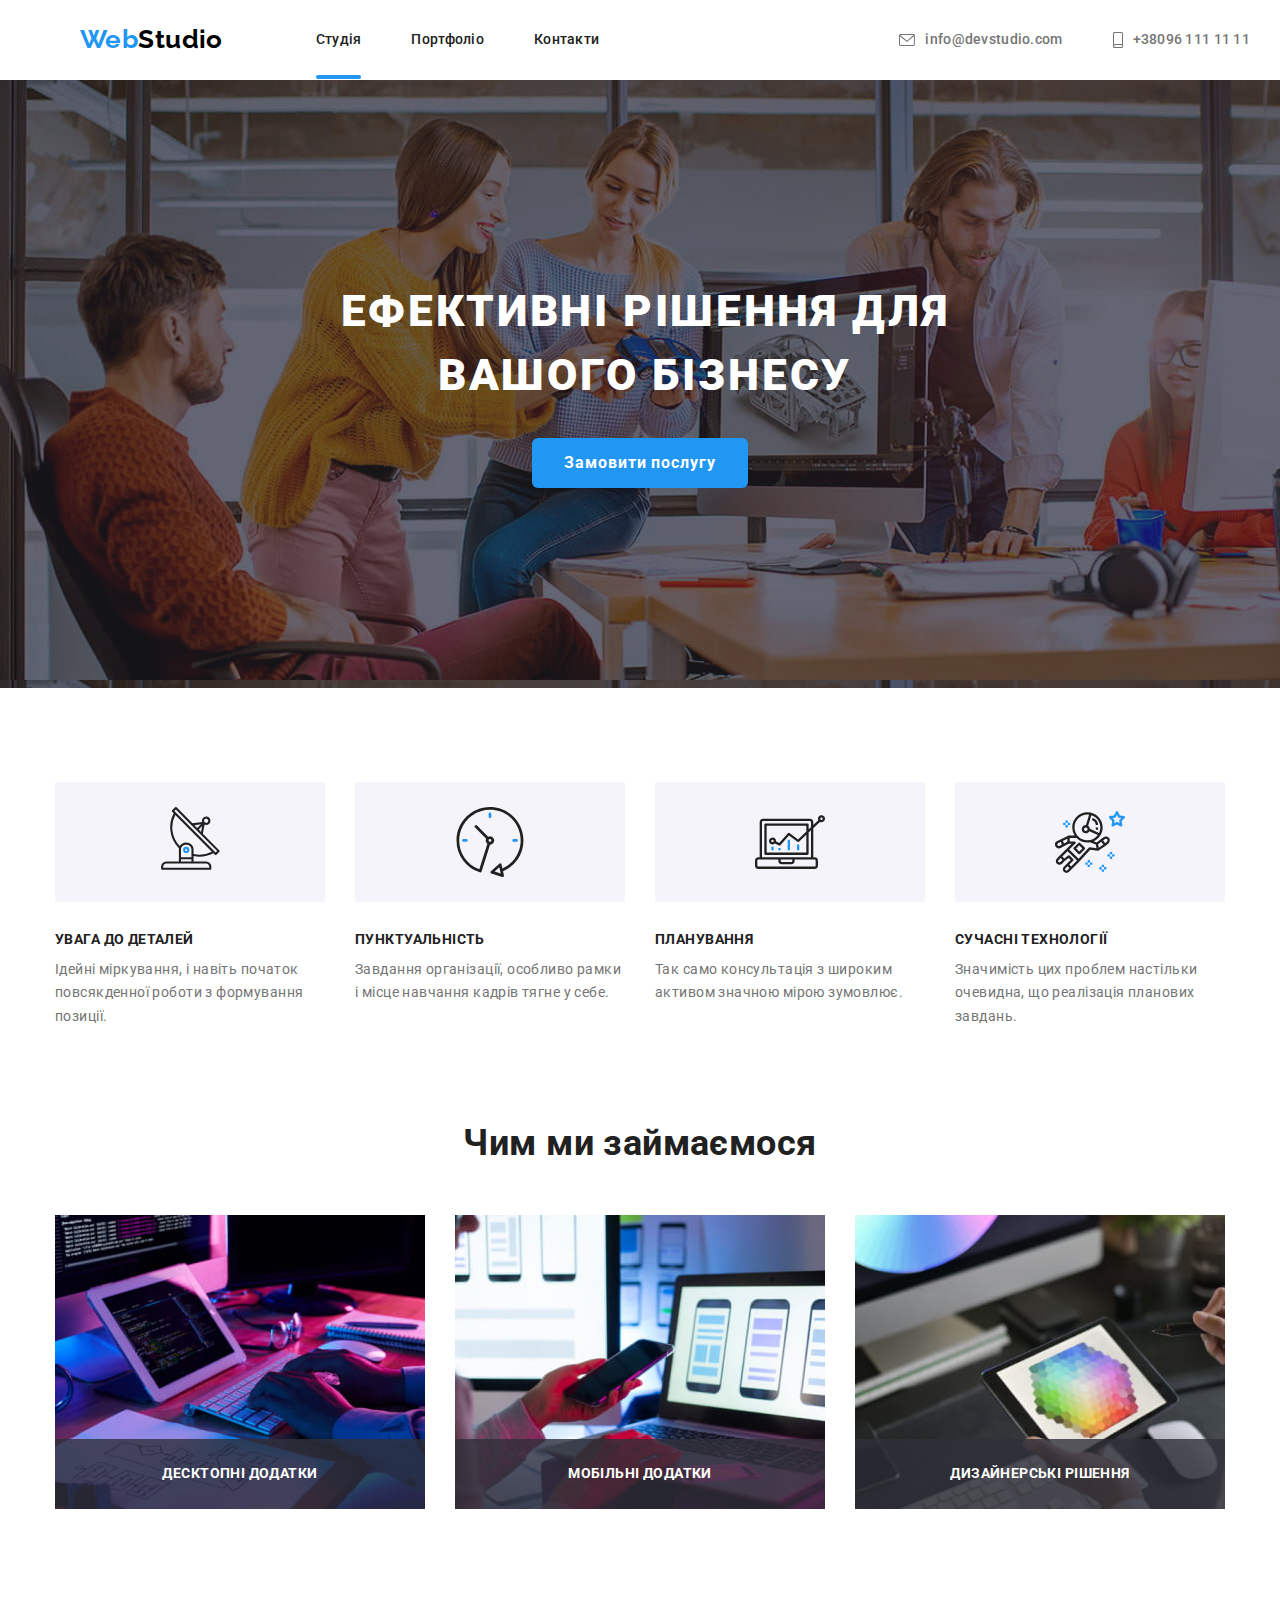
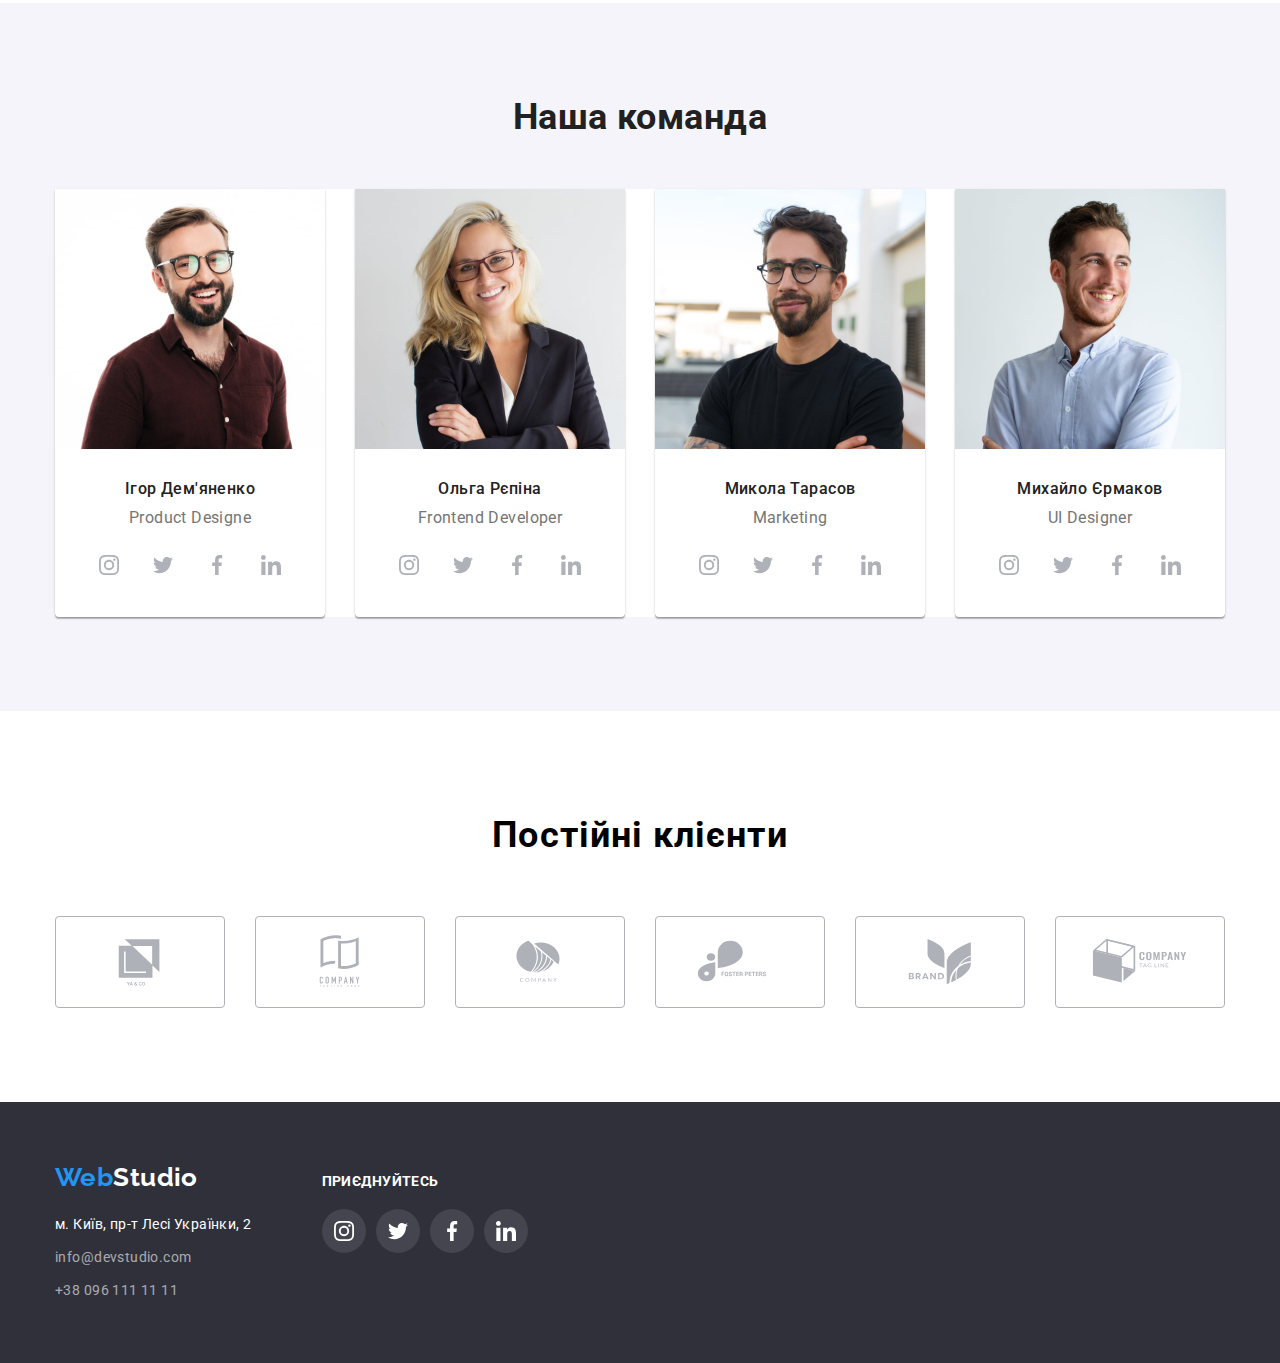
<file: index.html>
<!DOCTYPE html>
<html lang="uk">

<head>
    <meta charset="UTF-8">
    <meta http-equiv="X-UA-Compatible" content="IE=edge">
    <meta name="viewport" content="width=device-width, initial-scale=1.0">
    <title>Web-Studio</title>
    <link rel="preconnect" href="https://fonts.googleapis.com">
    <link rel="preconnect" href="https://fonts.gstatic.com" crossorigin>
    <link
        href="https://fonts.googleapis.com/css2?family=Raleway:wght@700&family=Roboto:wght@400;500;700;900&display=swap"
        rel="stylesheet">
    <!-- modern-normalize -->
    <link rel="stylesheet"
        href="https://cdnjs.cloudflare.com/ajax/libs/modern-normalize/1.1.0/modern-normalize.min.css">
    <link rel="stylesheet" href="./css/styles.css">
</head>

<body class="page">
    <!-- header -->
    <header class="page-header">
        <div class="container header-container">
            <nav class="navigation">
                <a class="logo" href=""><span class="web-color">Web</span><span class="studio-color">Studio</span></a>
                <ul class="link-list-borow">
                    <li class="item"><a class="link-list-item .border-link active item-border" href="index.html">Студія </a></li>
                    <li class="item"><a class="link-list-item .border-item-portfolio " href="portfolio.html">Портфоліо</a></li>
                    <li class="item"><a class="link-list-item .  " href="">Контакти</a></li>
                </ul>
            </nav>
            <ul class="contact-list">
                <li class="item"><a class="contact-list-item active" href="mailto:info@devstudio.com">
                        <svg class="contact-icon" width="16" height="12">
                            <use href="./images/icon.svg/contact-icon.svg#envelope"></use>
                        </svg>
                        info@devstudio.com
                    </a></li>
                <li class="item"><a class="contact-list-item" href="tel:+380961111111">
                        <svg class="contact-icon" width="10" height="16">
                            <use href="./images/icon.svg/contact-icon.svg#smartphone"></use>
                        </svg>
                        +38096 111 11 11</a></li>
            </ul>
        </div>
    </header>
    <!-- main -->
    <main>
        <section class="section-text">
            <div class="container text-container">
                <h1 class="text-main">Ефективні рішення для вашого бізнесу</h1>
                <button type="button" class="button-type-index" data-modal-open>Замовити послугу</button>
            </div>
        </section>
        <section class="section-office">
            <div class="container feature-container">
                <h2 hidden>Особливості</h2>
                <div class="feature-list">
                    <div class="feature-list__item">
                        <div class="icon-block">
                            <svg class="feature-icon" width="70" height="70">
                                <use href="./images/icon.svg/icon-feature.svg#antenna"></use>
                            </svg>
                        </div>
                        <h3 class="feature-title">УВАГА ДО ДЕТАЛЕЙ</h3>
                        <p class="feature-text">Ідейні міркування, і навіть початок повсякденної роботи з формування
                            позиції.</p>
                    </div>
                    <div class="feature-list__item">
                        <div class="icon-block">
                            <svg class="feature-icon" width="70" height="70">
                                <use href="./images/icon.svg/icon-feature.svg#clock"></use>
                            </svg>
                        </div>
                        <h3 class="feature-title">ПУНКТУАЛЬНІСТЬ</h3>
                        <p class="feature-text">Завдання організації, особливо рамки і місце навчання кадрів тягне у
                            себе.
                        </p>
                    </div>
                    <div class="feature-list__item">
                        <div class="icon-block">
                            <svg class="feature-icon" width="70" height="70">
                                <use href="./images/icon.svg/icon-feature.svg#diagram"></use>
                            </svg>
                        </div>
                        <h3 class="feature-title">ПЛАНУВАННЯ</h3>
                        <p class="feature-text">Так само консультація з широким активом значною мірою зумовлює.</p>
                    </div>
                    <div class="feature-list__item">
                        <div class="icon-block">
                            <svg class="feature-icon" width="70" height="70">
                                <use href="./images/icon.svg/icon-feature.svg#astronaut"></use>
                            </svg>
                        </div>
                        <h3 class="feature-title">СУЧАСНІ ТЕХНОЛОГІЇ</h3>
                        <p class="feature-text">Значимість цих проблем настільки очевидна, що реалізація планових
                            завдань.
                        </p>
                    </div>
                </div>
            </div>
        </section>
        <section class="section-office section-how-we-work">
            <div class="container work-container">
                <h2 class="section-title">Чим ми займаємося</h2>
                <!-- <div class="how-we-work-list">
                    <div class="how-we-work-list__item">
                        <img class="img-how-we-work" src="./images/box1.jpg" alt="howwework" width="370" height="300">
                        <div class="maks"><p class="grisak">sdfdsf</p></div>
                        
                    </div>
                    <div class="how-we-work-list__item">
                        <img class="img-how-we-work" src="./images/box2.jpg" alt="how-we-work" width="370" height="300">
                    </div>
                    <div class="how-we-work-list__item">
                        <img class="img-how-we-work" src="./images/box3.jpg" alt="how-we-work" width="370" height="300">
                    </div>
                </div> -->
                <ul class="how-we-work-list">
                    <div class="work-box">
                    <li class="how-we-work-list__item"><img class="img-how-we-work" src="./images/box1.jpg" alt="howwework" width="370" height="300"></li>
                    <div class="box-paragraph-work">
                        <p class="work-paragraph">
                            Десктопні додатки
                        </p>
                    </div>
                    </div>
                    <div class="work-box">
                    <li class="how-we-work-list__item"><img class="img-how-we-work" src="./images/box2.jpg" alt="how-we-work" width="370" height="300"></li>
                    <div class="box-paragraph-work">
                        <p class="work-paragraph">
                            Мобільні додатки
                        </p>
                    </div>
                    </div>
                    <div class="work-box">
                    <li class="how-we-work-list__item"><img class="img-how-we-work" src="./images/box3.jpg" alt="how-we-work" width="370" height="300"></li>
                    <div class="box-paragraph-work">
                        <p class="work-paragraph">
                            Дизайнерські рішення
                        </p>
                    </div>
                    </div>
                </ul>
            </div>
        </section>
        <section class="section-office section-personal">
            <div class="container personal-container">
                <h2 class="section-title">Наша команда</h2>
                <ul class="personal-name">
                    <li class="list-persolnal">
                        <div class="div-personal">
                            <img class="img-personal" src="./images/img-personal-1.jpg" alt="personal" width="270"
                                height="260">
                            <h3 class="personal-item">Ігор Дем'яненко</h3>
                            <p class="personal-work">Product Designe</p>
                            <ul class="social-list">
                                <li class="socials-item">
                                    <a class="socials-link" href="https://www.instagram.com/" aria-label="Instagram"
                                        target="_blank" rel="noopener nereferrer">
                                        <svg class="socials-icon" width="20" height="20">
                                            <use href="./images/icon.svg/contact-icon.svg#instagram"></use>
                                        </svg>
                                    </a>
                                </li>
                                <li class="socials-item">
                                    <a class="socials-link" href="https://twitter.com/?lang=uk" aria-label="Instagram"
                                        target="_blank" rel="noopener nereferrer">
                                        <svg class="socials-icon" width="20" height="20">
                                            <use href="./images/icon.svg/contact-icon.svg#twitter"></use>
                                        </svg>
                                    </a>
                                </li>
                                <li class="socials-item">
                                    <a class="socials-link" href="https://uk-ua.facebook.com/" aria-label="Instagram"
                                        target="_blank" rel="noopener nereferrer">
                                        <svg class="socials-icon" width="20" height="20">
                                            <use href="./images/icon.svg/contact-icon.svg#facebook"></use>
                                        </svg>
                                    </a>
                                </li>
                                <li class="socials-item">
                                    <a class="socials-link" href="https://www.linkedin.com/" aria-label="Instagram"
                                        target="_blank" rel="noopener nereferrer">
                                        <svg class="socials-icon" width="20" height="20">
                                            <use href="./images/icon.svg/contact-icon.svg#linkedin"></use>
                                        </svg>
                                    </a>
                                </li>
                            </ul>
                        </div>
                    </li>
                    <li class="list-persolnal">
                        <div class="div-personal">
                            <img class="img-personal" src="./images/img-personal-2.jpg" alt="personal" width="270"
                                height="260">
                            <h3 class="personal-item">Ольга Рєпіна</h3>
                            <p class="personal-work">Frontend Developer</p>
                            <ul class="social-list">
                                <li class="socials-item">
                                    <a class="socials-link" href="https://www.instagram.com/" aria-label="Instagram"
                                        target="_blank" rel="noopener nereferrer">
                                        <svg class="socials-icon" width="20" height="20">
                                            <use href="./images/icon.svg/contact-icon.svg#instagram"></use>
                                        </svg>
                                    </a>
                                </li>
                                <li class="socials-item">
                                    <a class="socials-link" href="https://twitter.com/?lang=uk" aria-label="Instagram"
                                        target="_blank" rel="noopener nereferrer">
                                        <svg class="socials-icon" width="20" height="20">
                                            <use href="./images/icon.svg/contact-icon.svg#twitter"></use>
                                        </svg>
                                    </a>
                                </li>
                                <li class="socials-item">
                                    <a class="socials-link" href="https://uk-ua.facebook.com/" aria-label="Instagram"
                                        target="_blank" rel="noopener nereferrer">
                                        <svg class="socials-icon" width="20" height="20">
                                            <use href="./images/icon.svg/contact-icon.svg#facebook"></use>
                                        </svg>
                                    </a>
                                </li>
                                <li class="socials-item">
                                    <a class="socials-link" href="https://www.linkedin.com/" aria-label="Instagram"
                                        target="_blank" rel="noopener nereferrer">
                                        <svg class="socials-icon" width="20" height="20">
                                            <use href="./images/icon.svg/contact-icon.svg#linkedin"></use>
                                        </svg>
                                    </a>
                                </li>
                            </ul>
                        </div>
                    </li>
                    <li class="list-persolnal">
                        <div class="div-personal">
                            <img class="img-personal" src="./images/img-personal-3.jpg" alt="personal" width="270"
                                height="260">
                            <h3 class="personal-item">Микола Тарасов</h3>
                            <p class="personal-work">Marketing</p>
                            <ul class="social-list">
                                <li class="socials-item">
                                    <a class="socials-link" href="https://www.instagram.com/" aria-label="Instagram"
                                        target="_blank" rel="noopener nereferrer">
                                        <svg class="socials-icon" width="20" height="20">
                                            <use href="./images/icon.svg/contact-icon.svg#instagram"></use>
                                        </svg>
                                    </a>
                                </li>
                                <li class="socials-item">
                                    <a class="socials-link" href="https://twitter.com/?lang=uk" aria-label="Instagram"
                                        target="_blank" rel="noopener nereferrer">
                                        <svg class="socials-icon" width="20" height="20">
                                            <use href="./images/icon.svg/contact-icon.svg#twitter"></use>
                                        </svg>
                                    </a>
                                </li>
                                <li class="socials-item">
                                    <a class="socials-link" href="https://uk-ua.facebook.com/" aria-label="Instagram"
                                        target="_blank" rel="noopener nereferrer">
                                        <svg class="socials-icon" width="20" height="20">
                                            <use href="./images/icon.svg/contact-icon.svg#facebook"></use>
                                        </svg>
                                    </a>
                                </li>
                                <li class="socials-item">
                                    <a class="socials-link" href="https://www.linkedin.com/" aria-label="Instagram"
                                        target="_blank" rel="noopener nereferrer">
                                        <svg class="socials-icon" width="20" height="20">
                                            <use href="./images/icon.svg/contact-icon.svg#linkedin"></use>
                                        </svg>
                                    </a>
                                </li>
                            </ul>
                        </div>
                    </li>
                    <li class="list-persolnal">
                        <div class="div-personal">
                            <img class="img-personal" src="./images/img-personal-4.jpg" alt="personal" width="270"
                                height="260">
                            <h3 class="personal-item">Михайло Єрмаков</h3>
                            <p class="personal-work">UI Designer</p>
                            <ul class="social-list">
                                <li class="socials-item">
                                    <a class="socials-link" href="https://www.instagram.com/" 
                                        aria-label="Instagram"
                                        target="_blank" 
                                        rel="noopener nereferrer">
                                        <svg class="socials-icon" width="20" height="20">
                                            <use href="./images/icon.svg/contact-icon.svg#instagram"></use>
                                        </svg>
                                    </a>
                                </li>
                                <li class="socials-item">
                                    <a class="socials-link" href="https://twitter.com/?lang=uk" 
                                        aria-label="Instagram"
                                        target="_blank" 
                                        rel="noopener nereferrer">
                                        <svg class="socials-icon" width="20" height="20">
                                            <use href="./images/icon.svg/contact-icon.svg#twitter"></use>
                                        </svg>
                                    </a>
                                </li>
                                <li class="socials-item">
                                    <a class="socials-link" href="https://uk-ua.facebook.com/" 
                                        aria-label="Instagram"
                                        target="_blank" 
                                        rel="noopener nereferrer">
                                        <svg class="socials-icon" width="20" height="20">
                                            <use href="./images/icon.svg/contact-icon.svg#facebook"></use>
                                        </svg>
                                    </a>
                                </li>
                                <li class="socials-item">
                                    <a class="socials-link" href="https://www.linkedin.com/" 
                                        aria-label="Instagram"
                                        target="_blank" 
                                        rel="noopener nereferrer">
                                        <svg class="socials-icon" width="20" height="20">
                                            <use href="./images/icon.svg/contact-icon.svg#linkedin"></use>
                                        </svg>
                                    </a>
                                </li>
                            </ul>
                        </div>
                    </li>
                </ul>
            </div>
        </section>
        <section class="section-office section-client">
            <div class="container regular-customers">
                <h2 class="logo-client">Постійні клієнти</h2>
                <ul class="client-list">
                    <li class="client-link">
                        <a class="socials-client" href="" aria-label="Instagram" target="_blank"
                            rel="noopener nereferrer">
                            <svg class="socials-icon-client" width="106" height="60">
                                <use href="./images/icon.svg/icon.svg#icon-Logo1"></use>
                            </svg>
                        </a>
                    </li>
                    <li class="client-link">
                        <a class="socials-client" href="" aria-label="Instagram" target="_blank"
                            rel="noopener nereferrer">
                            <svg class="socials-icon-client" width="106" height="60">
                                <use href="./images/icon.svg/icon.svg#icon-Logo2"></use>
                            </svg>
                        </a>
                    </li>
                    <li class="client-link">
                        <a class="socials-client" href="" aria-label="Instagram" target="_blank"
                            rel="noopener nereferrer">
                            <svg class="socials-icon-client" width="106" height="60">
                                <use href="./images/icon.svg/icon.svg#icon-Logo3"></use>
                            </svg>
                        </a>
                    </li>
                    <li class="client-link">
                        <a class="socials-client" href="" aria-label="Instagram" target="_blank"
                            rel="noopener nereferrer">
                            <svg class="socials-icon-client" width="106" height="60">
                                <use href="./images/icon.svg/icon.svg#icon-Logo4"></use>
                            </svg>
                        </a>
                    </li>
                    <li class="client-link">
                        <a class="socials-client" href="" aria-label="Instagram" target="_blank"
                            rel="noopener nereferrer">
                            <svg class="socials-icon-client" width="106" height="60">
                                <use href="./images/icon.svg/icon.svg#icon-Logo5"></use>
                            </svg>
                        </a>
                    </li>
                    <li class="client-link">
                        <a class="socials-client" href="" aria-label="Instagram" target="_blank"
                            rel="noopener nereferrer">
                            <svg class="socials-icon-client" width="106" height="60">
                                <use href="./images/icon.svg/icon.svg#icon-Logo6"></use>
                            </svg>
                        </a>
                    </li>
                </ul>
            </div>
        </section>
    </main>
    <!-- footer -->
    <footer class="footer">
        <div class="container container-contact">
            <div>
                <a class="footer-logo" href=""><span>Web</span>Studio</a>
                <address class="address-contact">
                    <ul class="footer-contact-list">
                        <li class="addres-name"><a class="addres-name-item"
                                href="https://goo.gl/maps/uRLYPkfgHfXzPQah8">м.
                                Київ, пр-т Лесі Українки, 2</a></li>
                        <li class="item-contact"><a class="footer-contact-list-item"
                                href="mailto:info@devstudio.com">info@devstudio.com</a></li>
                        <li class="item-contact"><a class="footer-contact-list-item" href="tel:+380961111111">+38 096
                                111 11
                                11</a>
                        </li>
                    </ul>
                </address>
            </div>
            </address>
            <div class="container-contact footer-icon-box">
                <ul class="footer-all">
                    <p class="icon-text">ПРИЄДНУЙТЕСЬ</p>
                    <ul class="footer-icon-list">
                        <li class="footer-link">
                            <a class="footer-site" href="https://www.instagram.com/" aria-label="Instagram"
                                target="_blank" rel="noopener nereferrer">
                                <svg class="footer-icon" width="20" height="20">
                                    <use href="./images/icon.svg/contact-icon.svg#instagram"></use>
                                </svg>
                            </a>
                        </li>
                        <li class="footer-link">
                            <a class="footer-site" href="https://twitter.com/" aria-label="twitter"
                                target="_blank" rel="noopener nereferrer">
                                <svg class="footer-icon" width="20" height="20">
                                    <use href="./images/icon.svg/contact-icon.svg#twitter"></use>
                                </svg>
                            </a>
                        </li>
                        <li class="footer-link">
                            <a class="footer-site" href="https://www.facebook.com/" aria-label="facebook"
                                target="_blank" rel="noopener nereferrer">
                                <svg class="footer-icon" width="20" height="20">
                                    <use href="./images/icon.svg/contact-icon.svg#facebook"></use>
                                </svg>
                            </a>
                        </li>
                        <li class="footer-link">
                            <a class="footer-site" href="https://www.linkedin.com/" aria-label="linkedin"
                                target="_blank" rel="noopener nereferrer">
                                <svg class="footer-icon" width="20" height="20">
                                    <use href="./images/icon.svg/contact-icon.svg#linkedin"></use>
                                </svg>
                            </a>
                        </li>
                    </ul>
                </ul>
            </div>
        </div>


    </footer>
    <!-- js -->
    <div class="backdrop is-hidden" data-modal>
        <div class="modal">
            <button class="modal-btn" type="button" data-modal-close>
                <svg class="modal-close-btn" width="18" height="18">
                    <use href="./images/icon.svg/icon-cross.svg#cross"></use>
                </svg>
            </button>
        </div>
    </div>
    <script src="./js/modal.js"></script>
</body>
</html>
</file>
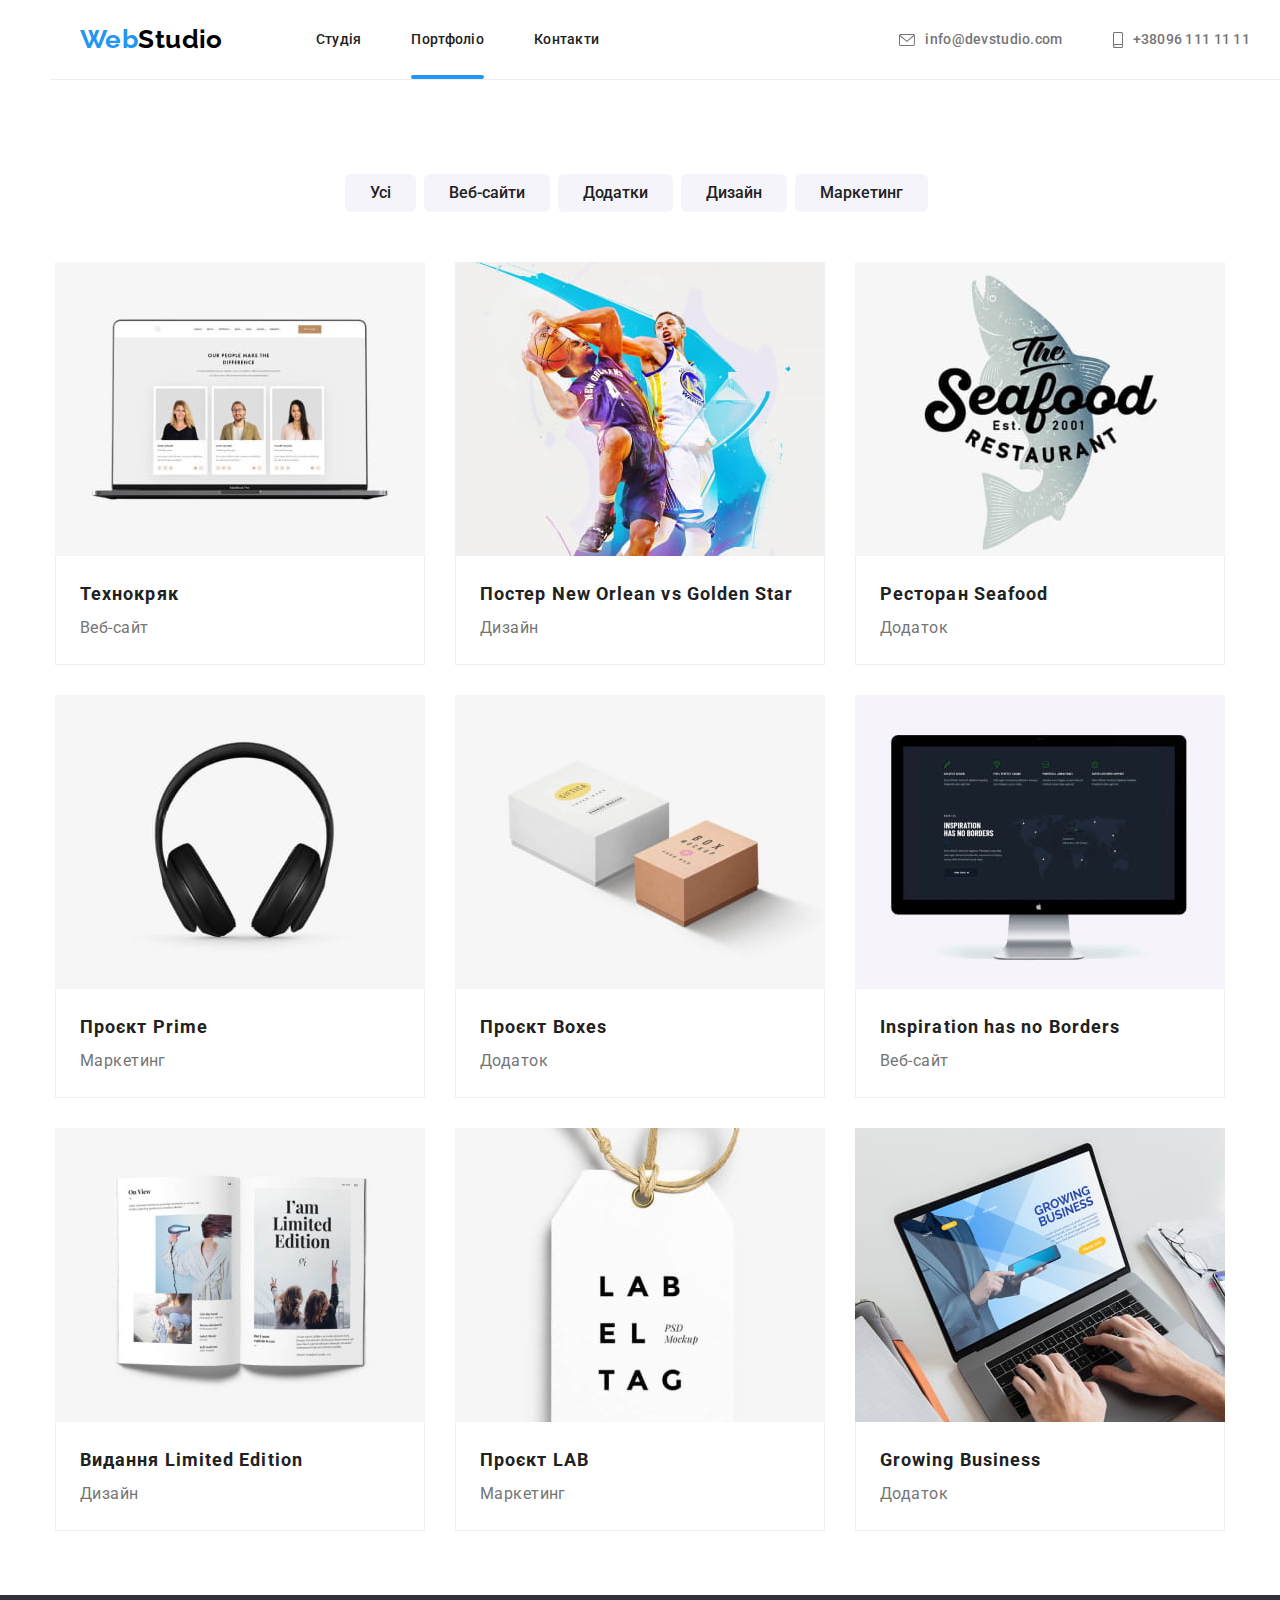
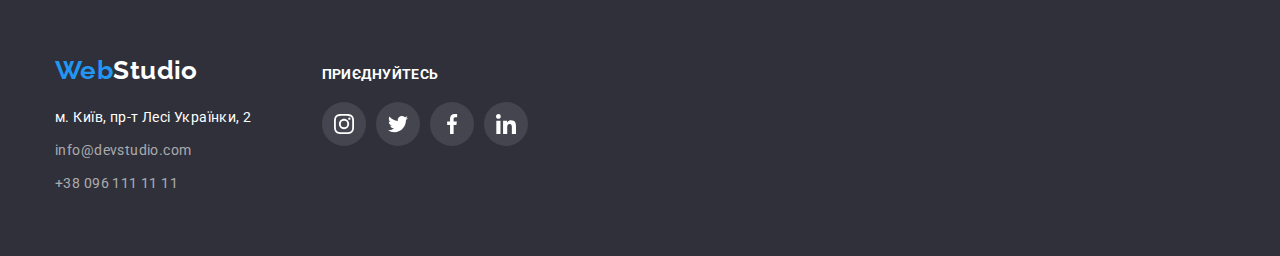
<file: portfolio.html>
<!DOCTYPE html>
<html lang="uk">

<head>
    <meta charset="UTF-8">
    <meta http-equiv="X-UA-Compatible" content="IE=edge">
    <meta name="viewport" content="width=device-width, initial-scale=1.0">
    <title>Portfolio</title>
    <link rel="preconnect" href="https://fonts.googleapis.com">
    <link rel="preconnect" href="https://fonts.gstatic.com" crossorigin>
    <link
        href="https://fonts.googleapis.com/css2?family=Raleway:wght@700&family=Roboto:wght@400;500;700;900&display=swap"
        rel="stylesheet">
    <!-- MODERN_NORMALIZE -->
    <link rel="stylesheet"
        href="https://cdnjs.cloudflare.com/ajax/libs/modern-normalize/1.1.0/modern-normalize.min.css">
    <link rel="stylesheet" href="./css/styles.css">
</head>

<body class="page">
    <!-- header -->
    <header class="page-header portfoli-header">
        <div class="container header-container">
            <nav class="navigation">
                <a class="logo" href=""><span class="web-color">Web</span><span class="studio-color">Studio</span> </a>
                <ul class="link-list-borow">
                    <li class="item"><a class="link-list-item" href="index.html">Студія</a></li>
                    <li class="item"><a class="link-list-item active item-border" href="portfolio.html">Портфоліо</a></li>
                    <li class="item"><a class="link-list-item" href="">Контакти</a></li>
                </ul>
            </nav>
            <ul class="contact-list">
                <li class="item"><a class="contact-list-item" href="mailto:info@devstudio.com">
                        <svg class="contact-icon" width="16" height="12">
                            <use href="./images/icon.svg/contact-icon.svg#envelope"></use>
                        </svg>
                        info@devstudio.com</a>
                </li>
                <li class="item"><a class="contact-list-item" href="tel:+380961111111">
                        <svg class="contact-icon" width="10" height="16">
                            <use href="./images/icon.svg/contact-icon.svg#smartphone"></use>
                        </svg>
                        +38096 111 11 11</a></li>
            </ul>
        </div>
    </header>
    <main>
        <section class="section-office">
            <div class="container container-portfolio">
                <h2 hidden>Фильтра</h2>
                <ul class="type-button-portfolio">
                    <li class="button-item-portfolio"><button type="button"
                            class="type-button-portfolio-item">Усі</button></li>
                    <li class="button-item-portfolio"><button type="button"
                            class="type-button-portfolio-item">Веб-сайти</button></li>
                    <li class="button-item-portfolio"><button type="button"
                            class="type-button-portfolio-item">Додатки</button></li>
                    <li class="button-item-portfolio"><button type="button"
                            class="type-button-portfolio-item">Дизайн</button></li>
                    <li class="button-item-portfolio"><button type="button"
                            class="type-button-portfolio-item">Маркетинг</button></li>
                </ul>
                <div>
                    <h1 hidden>Портфоліо</h1>
                    <ul class="portfolio-site">
                        <li class="link-list-portfolio">                                                         
                                <a class="link-work-item" href="">
                                <div class="card-overlay">
                                    <img class="img-portfolio"
                                        src="./images/images-portfolio/img1.jpg" alt="" width="370" height="294">
                                      <div class="overlay"><p  class="overlay-desc">Ресурс пропонує комплексні пропозиції з різним рівнем функціоналу та сервісів. 
                                        Все це дозволить відвідувачу отримати вичерпні відомості про компанію чи приватну особу.</p></div>
                                </div>
                                    <div class="portfolio-list-text">
                                        <h2 class="title-portfolio">Технокряк</h2>
                                        <p class="paragraph-portfolio">Веб-сайт</p>
                                    </div>
                                </a>
                            
                        </li>
                        <li class="link-list-portfolio">               
                                <a class="link-work-item" href="">
                                    <div class="card-overlay">
                                    <img class="img-portfolio"
                                        src="./images/images-portfolio/img2.jpg" alt="" width="370" height="294">
                                        <div class="overlay">
                                            <p class="overlay-desc">Ресурс пропонує комплексні пропозиції з різним рівнем функціоналу та сервісів.
                                            Все це дозволить відвідувачу отримати вичерпні відомості про компанію чи приватну особу.</p>
                                        </div>
                                    </div>
                                    <div class="portfolio-list-text">
                                        <h2 class="title-portfolio">Постер New Orlean vs Golden Star</h2>
                                        <p class="paragraph-portfolio">Дизайн</p>
                                    </div>
                                </a>                           
                        </li>
                        <li class="link-list-portfolio">
                            <a class="link-work-item" href="">
                                <div class="card-overlay">
                                <img class="img-portfolio"
                                    src="./images/images-portfolio/img3.jpg" alt="" width="370" height="294">
                                    <div class="overlay">
                                        <p class="overlay-desc">
                                            Ресурс пропонує комплексні пропозиції з різним рівнем функціоналу та сервісів.
                                            Все це дозволить відвідувачу отримати вичерпні відомості про компанію чи приватну особу.
                                        </p>
                                    </div>
                                </div>
                                <div class="portfolio-list-text">
                                    <h2 class="title-portfolio">Ресторан Seafood</h2>
                                    <p class="paragraph-portfolio">Додаток</p>
                                </div>
                            </a>
                        </li>
                        <li class="link-list-portfolio">
                                
                                <a class="link-work-item" href="">
                                    <div class="card-overlay">
                                    <img class="img-portfolio"
                                        src="./images/images-portfolio/img4.jpg" alt="" width="370" height="294">
                                        <div class="overlay">
                                            <p class="overlay-desc">
                                                Ресурс пропонує комплексні пропозиції з різним рівнем функціоналу та сервісів.
                                                Все це дозволить відвідувачу отримати вичерпні відомості про компанію чи приватну особу.
                                            </p>
                                        </div>
                                    </div>
                                    <div class="portfolio-list-text">
                                        <h2 class="title-portfolio">Проєкт Prime</h2>
                                        <p class="paragraph-portfolio">Маркетинг</p>
                                    </div>
                                </a>
                            
                        </li>
                        <li class="link-list-portfolio">
                            
                                <a class="link-work-item" href="">
                                    <div class="card-overlay">
                                    <img class="img-portfolio"
                                        src="./images/images-portfolio/img5.jpg" alt="" width="370" height="294">
                                        <div class="overlay">
                                            <p class="overlay-desc">
                                                Ресурс пропонує комплексні пропозиції з різним рівнем функціоналу та сервісів.
                                                Все це дозволить відвідувачу отримати вичерпні відомості про компанію чи приватну особу.
                                            </p>
                                        </div>
                                    </div>
                                    <div class="portfolio-list-text">
                                        <h2 class="title-portfolio">Проєкт Boxes</h2>
                                        <p class="paragraph-portfolio">Додаток</p>
                                    </div>
                                </a>
                        </li>
                        <li class="link-list-portfolio">
                            <a class="link-work-item" href="">
                                <div class="card-overlay">
                                <img class="img-portfolio"
                                    src="./images/images-portfolio/img6.jpg" alt="" width="370" height="294">
                                    <div class="overlay">
                                        <p class="overlay-desc">
                                            Ресурс пропонує комплексні пропозиції з різним рівнем функціоналу та сервісів.
                                            Все це дозволить відвідувачу отримати вичерпні відомості про компанію чи приватну особу.
                                        </p>
                                    </div>
                                </div>
                                <div class="portfolio-list-text">
                                    <h2 class="title-portfolio">Inspiration has no Borders</h2>
                                    <p class="paragraph-portfolio">Веб-сайт</p>
                                </div>
                            </a>
                        </li>
                        <li class="link-list-portfolio">
                            
                                <a class="link-work-item" href="">
                                    <div class="card-overlay">
                                    <img class="img-portfolio"
                                        src="./images/images-portfolio/img7.jpg" alt="" width="370" height="294">
                                        <div class="overlay">
                                            <p class="overlay-desc">
                                                Ресурс пропонує комплексні пропозиції з різним рівнем функціоналу та сервісів.
                                                Все це дозволить відвідувачу отримати вичерпні відомості про компанію чи приватну особу.
                                            </p>
                                        </div>
                                   </div>
                                    <div class="portfolio-list-text">
                                        <h2 class="title-portfolio">Видання Limited Edition</h2>
                                        <p class="paragraph-portfolio">Дизайн</p>
                                    </div>
                                </a>
                            
                        </li>
                        <li class="link-list-portfolio">
                            
                                <a class="link-work-item" href="">
                                    <div class="card-overlay">
                                    <img class="img-portfolio"
                                        src="./images/images-portfolio/img8.jpg" alt="" width="370" height="294">
                                        <div class="overlay">
                                            <p class="overlay-desc">
                                                Ресурс пропонує комплексні пропозиції з різним рівнем функціоналу та сервісів.
                                                Все це дозволить відвідувачу отримати вичерпні відомості про компанію чи приватну особу.
                                            </p>
                                        </div>
                                    </div>
                                    <div class="portfolio-list-text">
                                        <h2 class="title-portfolio">Проєкт LAB</h2>
                                        <p class="paragraph-portfolio">Маркетинг</p>
                                    </div>
                                </a>
                           
                        </li>
                        <li class="link-list-portfolio">
                            
                                <a class="link-work-item" href="">
                                    <div class="card-overlay">
                                    <img class="img-portfolio"
                                        src="./images/images-portfolio/img9.jpg" alt="" width="370" height="294">
                                        <div class="overlay">
                                            <p class="overlay-desc">
                                                Ресурс пропонує комплексні пропозиції з різним рівнем функціоналу та сервісів.
                                                Все це дозволить відвідувачу отримати вичерпні відомості про компанію чи приватну особу.
                                            </p>
                                        </div>
                                    </div>
                                    <div class="portfolio-list-text">
                                        <h2 class="title-portfolio">Growing Business</h2>
                                        <p class="paragraph-portfolio">Додаток</p>
                                    </div>
                                </a>
                            
                        </li>
                    </ul>
                </div>
            </div>
        </section>
    </main>
    <!-- footer -->
    <footer class="footer">
        <div class="container container-contact">
            <div>
                <a class="footer-logo" href=""><span>Web</span>Studio</a>
                <address class="address-contact">
                    <ul class="footer-contact-list">
                        <li class="addres-name"><a class="addres-name-item"
                                href="https://goo.gl/maps/uRLYPkfgHfXzPQah8">м.
                                Київ, пр-т Лесі Українки, 2</a></li>
                        <li class="item-contact"><a class="footer-contact-list-item"
                                href="mailto:info@devstudio.com">info@devstudio.com</a></li>
                        <li class="item-contact"><a class="footer-contact-list-item" href="tel:+380961111111">+38 096
                                111 11
                                11</a>
                        </li>
                    </ul>
            </div>
            </address>
            <div class="container-contact footer-icon-box">
                <ul class="footer-all">
                    <p class="icon-text">ПРИЄДНУЙТЕСЬ</p>
                    <ul class="footer-icon-list">
                        <li class="footer-link">
                            <a class="footer-site" href="https://www.instagram.com/" aria-label="Instagram"
                                target="_blank" rel="noopener nereferrer">
                                <svg class="footer-icon" width="20" height="20">
                                    <use href="./images/icon.svg/contact-icon.svg#instagram"></use>
                                </svg>
                            </a>
                        </li>
                        <li class="footer-link">
                            <a class="footer-site" href="https://www.instagram.com/" aria-label="Instagram"
                                target="_blank" rel="noopener nereferrer">
                                <svg class="footer-icon" width="20" height="20">
                                    <use href="./images/icon.svg/contact-icon.svg#twitter"></use>
                                </svg>
                            </a>
                        </li>
                        <li class="footer-link">
                            <a class="footer-site" href="https://www.instagram.com/" aria-label="Instagram"
                                target="_blank" rel="noopener nereferrer">
                                <svg class="footer-icon" width="20" height="20">
                                    <use href="./images/icon.svg/contact-icon.svg#facebook"></use>
                                </svg>
                            </a>
                        </li>
                        <li class="footer-link">
                            <a class="footer-site" href="https://www.instagram.com/" aria-label="Instagram"
                                target="_blank" rel="noopener nereferrer">
                                <svg class="footer-icon" width="20" height="20">
                                    <use href="./images/icon.svg/contact-icon.svg#linkedin"></use>
                                </svg>
                            </a>
                        </li>
                    </ul>
                </ul>
            </div>
        </div>
    </address>


    </footer>
</body>

</html>
</file>
<file: css/styles.css>
:root{
    /* color-txt */
  --main-cl: #212121;
  --accent-txt-cl: #757575;  
  --secondary-txt-cl: #ffffff;
  --tertiary-txt-cl: #000000;
  --footer-txt-cl: rgba(255, 255, 255, 0.6);
  /* bg-color */
  --main-bg-cl: #ffffff;
  --accent-bg-cl: #F5F4FA;
  --tertiary-bg-cl: #2F303A;
  --bg-link-cl: #2196F3;
  /* link-color */
  --main-link-cl: #2196F3;
  --accent-link-bg-cl: #188CE8;

 
}
/* header */
h1, h2, h3, h4, h5, h6, p, ul {
  margin: 0;
  padding: 0;
}

.page{
    font-family: 'Roboto', sans-serif;
    font-style: normal;
    font-weight: 400;
    font-size: 14px;
    line-height: 1.71;
    letter-spacing: 0.03em;
    background-color: var(--main-bg-cl);

}
/* HEADER */
/* logo */
.page-header{
    height: 80px;
    text-align: center;
    display: flex;
    margin-left: 50px;
}
.logo{
    
    font-family: 'Raleway', sans-serif;
    font-weight: 700;
    font-size: 26px;
    line-height: 1.2;
    text-decoration: none;
    margin-right: 93px;
}
.container{
    width: 1200px;
    padding-left: 15px;
    padding-right: 15px;
    margin-left: auto;
    margin-right: auto;
    
}
.header-container{
    display: flex;
    align-items: center; 
    justify-content: space-between;
   
}
.navigation{
    display: flex;
    align-items: center; 
}
.web-color{
 color: var(--main-link-cl);
   
}
.studio-color{
    color: var(--tertiary-txt-cl);
}
/* link-list */

.link-list-borow{
    display: flex;
    margin: 0;
    list-style: none;
    padding-left: 0;
}
.link-list-borow{
    font-weight: 500;
    line-height: 1.14;
    letter-spacing: 0.02em;
    list-style-type: none;     
}
.active:visited{
    color: var(--main-link-cl);
}
.link-list-item:hover,
.link-list-item:focus
{
    color: var(--main-link-cl);
    text-decoration: none; 
}
.link-list-item{
    position: relative;
    transition-property: color;
    transition-duration: 250ms;
    transition-timing-function: cubic-bezier(0.4, 0, 0.2, 1);
    font-size: 14px;
    font-weight: 500;
    line-height: 1.1;
    letter-spacing: 0.02em;
    color: var(--main-cl);
    text-decoration: none;
   
}

.item-border:after{
    content: "";
    position: absolute;
    display: block;
    left: 0;
    bottom: -200%;
    width: 100%;
    height: 4px;
    background-color: #2196F3;
    border-radius: 2px;
    
}
.item{


}


.link-list-borow .item + .item{
    margin-left: 50px;
}
/* contact-list */
.contact-list{
    display: flex;
    margin: 0;
    padding-left: 0;
    align-items: center;
    
    
}
.item{
    list-style-type: none;
}
.item-contact{
    list-style-type: none;
    
}
.contact-list .item + .item{
    margin-left: 50px;
}
.contact-list-item{   
    font-size: 14px;
    font-weight: 500;
    line-height: 1.1px;
    letter-spacing: 0.02em;
    color: var(--accent-txt-cl);
    text-decoration: none;    
}
.contact-list-item{
    display: flex;
    align-items: center;
    gap: 10px;
    transition-property: color;
    transition-duration: 250ms;
    transition-timing-function: cubic-bezier(0.4, 0, 0.2, 1);

}
.contact-list-item:hover,
.contact-list-item:focus
{
    color: var(--main-link-cl);

}
.contact-list-item:hover .contact-icon,
.contact-list-item:focus .contact-icon{
    fill: #2196F3;
}
.contact-icon{
    transition-duration: 250ms;
    transition-timing-function: cubic-bezier(0.4, 0, 0.2, 1);
    fill: #757575;
}
/* MAIN */
/* section text main */
.text-container{


}
.section-text{
    background-color: var(--tertiary-bg-cl);
    background-image: url(../images/background-image.jpg);
    background-position: center;
    background-repeat:no-repeat ;
    background-size: cover;
    max-width: 1600px;
    margin-left: auto;
    margin-right: auto;
    background:linear-gradient( rgba(47, 48, 58, 0.4), rgba(47, 48, 58, 0.4) ), url(../images/background-image.jpg) ;
}
.text-main{
    display: block;
    text-align: center;
    align-items: center;
    margin-left: 242px;
    width: 696px;
    margin-bottom: 0;
    margin-top: 0;
    font-weight: 900;
    font-size: 44px;
    line-height: 1.45;
    letter-spacing: 0.06em;
    text-transform: uppercase;
    color: var(--secondary-txt-cl); 
}
.section-text{
    
    text-align: center;
    padding-top: 200px;
    padding-bottom: 200px;
    min-width: 696px; 
    margin-left: auto;
    margin-right: auto;
    
}
/* button-index */
.button-type-index{
    margin-top: 30px;
    padding: 10px 32px;
    font-weight: 700;
    font-size: 16px;
    line-height: 1.875;
    letter-spacing: 0.06em;
    background-color: var(--bg-link-cl);
    color: var(--secondary-txt-cl);
    border: 0;
    border-radius: 6px;
}
.button-type-index:active{
background-color: var(--accent-link-bg-cl);
}
/* section feature */
.icon-block{
    display: flex;
    align-items: center;
    justify-content: space-around;
    width: 270px;
    height: 120px;
    margin-bottom: 30px;
    background-color: #F5F4FA;
}
.feature-icon{
    
}
.img-how-we-work{   
    display: block;
    max-width: 100%;
    height: auto;
}
.section-office{
padding-bottom: 94px;
padding-top: 94px;
}



.div-personal{
   
}
.div-personal:last-child{
    
}
.feature-container{
}
.feature-list{
    display: flex;
    gap: 30px;
    
}
.feature-title{
    margin-bottom: 10px; 
    margin-top: 0;
    font-size: 14px;
    font-weight: 700;
    line-height: 1.14;
    text-transform: uppercase;
    color: var(--main-cl);
}
.feature-text{
    margin-top: 0;
    margin-bottom: 0; 
    letter-spacing: 0.03em;
    font-size: 14px;
    color: var(--accent-txt-cl);
}
/* HOW WE WORK */
.section-how-we-work{
    padding-top: 0;
}
.section-title{
    margin-top: 0;
    margin-bottom: 0;
    margin-bottom: 50px;
    font-weight: 700;
    font-size: 36px;
    line-height: 1.16;
    text-align: center;
    color: var(--main-cl);
}
.work-container{
    flex-direction: column;
    
}
.how-we-work-list{
    display: flex;
    gap: 30px;
    list-style: none;
}
/* personal */
.img-personal{
    display: block;
    max-width: 100%;
    height: auto;
}
.list-persolnal{
    margin-right: 30px;
    box-shadow: 0px 1px 3px rgba(0, 0, 0, 0.12), 0px 1px 1px rgba(0, 0, 0, 0.14), 0px 2px 1px rgba(0, 0, 0, 0.2);
    border-radius: 0px 0px 4px 4px;
}
.list-persolnal:last-child{
    margin-right: 0;
}
.section-personal{
   background-color: var(--accent-bg-cl) 
}
.section-personal{
    
}
.personal-container{
    flex-direction: column;
  
    
}
.personal-name{
    margin-top: 0;
    margin-bottom: 0;
    list-style-type: none;
    display: flex;
    background-color: #ffffff;
    

}
.personal-item{
    margin-top: 30px;
    margin-bottom: 0;
    font-weight: 500;
    font-size: 16px;
    line-height: 1.1875;
    text-align: center;
    color: var(--main-cl);
}
.personal-work{
    margin-top: 10px;
    margin-bottom: 16px;

    font-size: 16px;
    line-height: 1.1875;
    text-align: center;
    color: var(--accent-txt-cl);
    
}
.socials-link{
    transition-duration: 250ms;
    transition-timing-function: cubic-bezier(0.4, 0, 0.2, 1);
    display: flex;
    align-items: center;
    justify-content: center;
    width: 44px;
    height: 44px;
    border-radius: 50%;

}
.social-list{
    display: flex;
    gap: 10px;
    justify-content: center;
    margin-bottom: 30px;
}
.socials-item{
    list-style: none;
}
.socials-link:hover .socials-icon,
.socials-link:focus .socials-icon
{
    fill: #ffffff;
}

.socials-link:hover,
.socials-link:focus{
    background-color: #2196f3;
}
.socials-icon{
    transition-duration: 250ms;
    transition-timing-function: cubic-bezier(0.4, 0, 0.2, 1);
    fill: #AFB1B8;  
}

/* section-client */
.logo-client{
font-weight: 700;
font-size: 36px;
line-height: 1,17;
text-align: center;
letter-spacing: 0.03em;
margin-bottom: 50px;
}

.client-list{
    display: flex;
    align-items: center;
    justify-content: center;
    gap: 30px;
}
.client-link{
    list-style: none;
}
.socials-icon-client{
    transition-duration: 250ms;
    transition-timing-function: cubic-bezier(0.4, 0, 0.2, 1);
    width: 106px;
    height: 60px;
    fill: #afb1b8;
}
.socials-client{
    transition-property: color, border;
    transition-duration: 250ms;
    transition-timing-function: cubic-bezier(0.4, 0, 0.2, 1);
    border-radius: 4px;
    display: flex;
    align-items: center;
    justify-content: center;
    border: 1px solid #afb1b8;
    width: 170px;
    height: 92px;
}
.socials-client:hover .socials-icon-client,
.socials-client:focus .socials-icon-client{
    fill: #2196F3;
}
.socials-client:hover,
.socials-client:focus{
    border: 1px solid #2196F3;
}
/* FOOTER */
.footer{
    padding-top: 60px;
    padding-bottom: 60px;
}

.footer{
    background-color: var(--tertiary-bg-cl);
}
.container-contact{
    display: flex;
    gap: 70px;
    align-items: baseline;
    
}
.footer-logo{
    display: block;
    font-family: 'Raleway', sans-serif;
    font-weight: 700;
    font-size: 26px;
    line-height: 1.19;
    text-decoration: none;
    color: var(--secondary-txt-cl);    
}
.footer span{
    color: #2196F3;
}
.addres-name{
    font-size: 14px;
    color: var(--secondary-txt-cl);
    list-style-type: none;
}

.addres-name-item{
    font-style: normal;
    font-weight: 400;
    font-size: 14px;
    line-height: 1.71;
    color: var(--secondary-txt-cl);
    text-decoration: none;
    transition-duration: 250ms;
    transition-timing-function: cubic-bezier(0.4, 0, 0.2, 1);
}
.addres-name-item:hover,
.addres-name-item:focus{
color: var(--main-link-cl);
}
.footer-contact-list{
padding-bottom: 0;    
padding-left: 0;
}
.icon-text{
    display: block;
    font-family: 'Roboto';
    font-style: normal;
    font-weight: 700;
    font-size: 14px;
    line-height: 16px;
    letter-spacing: 0.03em;
    text-transform: uppercase;
    color: var(--secondary-txt-cl);
    margin-bottom: 20px;
}
.address-contact{
    font-style: normal;
    margin-top: 20px
}
.item-contact{
    margin-top: 9px;
}

.footer-icon-list{
    
    display: flex;
    gap: 10px;
}
.footer-link{
list-style: none;
}
.footer-icon{
    fill: #FFFFFF;
}
.footer-site{
    width: 44px;
    height: 44px;
    display: flex;
    align-items: center;
    justify-content: center;
    list-style: none;
    border-radius: 50%;
    background-color: rgba(255, 255, 255, 0.1);
    transition-duration: 250ms;
    transition-timing-function: cubic-bezier(0.4, 0, 0.2, 1);
    
}
.footer-site:hover .footer-icon,
.footer-site:focus .footer-icon{
    
}
.footer-site:hover,
.footer-site:focus{
    background-color: #2196F3;
}

/* PORTFOLIO */
/* button */

.portfoli-header{
border-bottom: solid 1px #ECECEC;
}
.portfolio-list-text{
border-left: solid 1px #eeeeee ;
border-right: solid 1px #eeeeee ;
border-bottom: solid 1px #eeeeee ;
padding: 20px 24px;
}
.type-button-portfolio{
    display: flex;
    list-style-type: none;
    justify-content: center;
    margin-bottom: 0;
    margin-top: 0;
}
.button-item-portfolio{
    margin-right: 8px;

}
.portfolio-site{
    display: flex;
    flex-wrap: wrap;
    margin-bottom: -30px;
    margin-top: 0;
    margin-top: 50px;
    padding-left: 0px;
    gap: 30px;
}
.type-button-portfolio-item{
    cursor: pointer;
    font-weight: 500;
    font-size: 16px;
    line-height: 1.625;
    text-align: center;
    border: none;
    background-color: var(--accent-bg-cl); 
    color: var(--main-cl);
    padding: 6px 25px;
    border-radius: 6px;
    transition-duration: 250ms;
    transition-timing-function: cubic-bezier(0.4, 0, 0.2, 1);
}
.type-button-portfolio-item:hover,
.type-button-portfolio-item:focus{
    background-color: var(--bg-link-cl);
    color: var(--secondary-txt-cl);
    filter: drop-shadow(0px 4px 4px rgba(0, 0, 0, 0.25));
}
/* title */
.img-portfolio{
    display: block;
    max-width: 100%;
    height: auto;
}

.title-portfolio{
    font-weight: 700;
    font-size: 18px;
    line-height: 2;
    letter-spacing: 0.06em;
    color: var(--main-cl);
    margin-bottom: 0;
    margin-top: 0;  
}
.paragraph-portfolio{   
    margin-top: 4px; 
    margin-bottom: 0;
    margin-top: 0;  
    font-size: 16px;
    line-height: 2;
    color: var(--accent-txt-cl);
}
.link-list-portfolio{
    list-style-type: none;

}
.link-list-portfolio:nth-child(3n+3){
    margin-right: 0px;
}
.link-work-item{
    display: block;
    text-decoration: none;
    transition-property: color;
    transition-duration: 250ms;
    transition-timing-function: cubic-bezier(0.4, 0, 0.2, 1);
}

.link-work-item:hover{
box-shadow: 0px 1px 1px rgba(0, 0, 0, 0.12), 0px 4px 4px rgba(0, 0, 0, 0.06), 1px 4px 6px rgba(0, 0, 0, 0.16);
}
.link-work-item:focus{
    box-shadow: 0px 1px 1px rgba(0, 0, 0, 0.12), 0px 4px 4px rgba(0, 0, 0, 0.06), 1px 4px 6px rgba(0, 0, 0, 0.16);
}
.footer-contact-list-item{
    font-style: normal;
    text-decoration: none;
    color: var(--footer-txt-cl);
    transition-duration: 250ms;
    transition-timing-function: cubic-bezier(0.4, 0, 0.2, 1);
}
.footer-contact-list-item:hover,
.footer-contact-list-item:focus{
color: var(--main-link-cl);   
}

/* modal-window */
.backdrop{
    position: fixed;
    top: 0;
    left: 0;
    width: 100%;
    height: 100%;
    background-color: rgba(0, 0, 0, 0.2);
    transition: visibility 500ms, opacity 500ms;
}
.modal {
    position: absolute;
    top: 50%;
    left: 50%;
    transform: translate(-50%, -50%);
    width: 528px;
    height: 581px;
    background-color: #FFFFFF;
    box-shadow: 0px 1px 3px rgba(0, 0, 0, 0.12), 0px 1px 1px rgba(0, 0, 0, 0.14), 0px 2px 1px rgba(0, 0, 0, 0.2);
    border-radius: 4px;
}
.backdrop.is-hidden {
    opacity: 0;
    pointer-events: none;
    visibility: hidden;
}
.modal-btn {
    position: absolute;
    top: 8px;
    right: 8px;
    padding: 0;
    background-color: #FFFFFF;
    border: 1px solid rgba(0, 0, 0, 0.1);
    border-radius: 50%;
    display: flex;
    align-items: center;
    justify-content: center;
    width: 30px;
    height: 30px;
    cursor: pointer;
}
/* OVERLAY */
.card-overlay{
    position: relative;
    overflow: hidden;
}
.overlay{
    position: absolute;
    top: 0;
    left: 0;
    background-color: rgba(33, 150, 243, 0.9);
    display: flex;
    align-items: center;
    justify-content: center;
    transform: translateY(100%);
    width: 100%;
    height: 100%;
    padding: 20px;
    backdrop-filter: blur(4px);
    transition: 250ms cubic-bezier(0.4, 0, 0.2, 1);
    box-shadow: 0px 4px 4px rgb(0 0 0 / 25%);
}
.overlay-desc{
    font-family: 'Roboto';
    font-style: normal;
    font-weight: 400;
    font-size: 18px;
    line-height: 28px;
    letter-spacing: 0.03em;
    color: var(--secondary-txt-cl);
}
.link-list-portfolio:hover .overlay{
    transform: translateY(0);
}
.work-box{
    position: relative;
}
.box-paragraph-work{
    position: absolute;
    font-weight: 700;
    font-size: 14px;
    line-height: 1.14;
    letter-spacing: 0.03em;
    text-transform: uppercase;
    color: #ffffff;
    background-color: rgba(47, 48, 58, 0.8);
    text-align: center;
    display: flex;
    align-items: center;
    justify-content: center;
    width: 100%;
    height: 70px;
    right: 0;
    bottom: 0;

}
</file>
